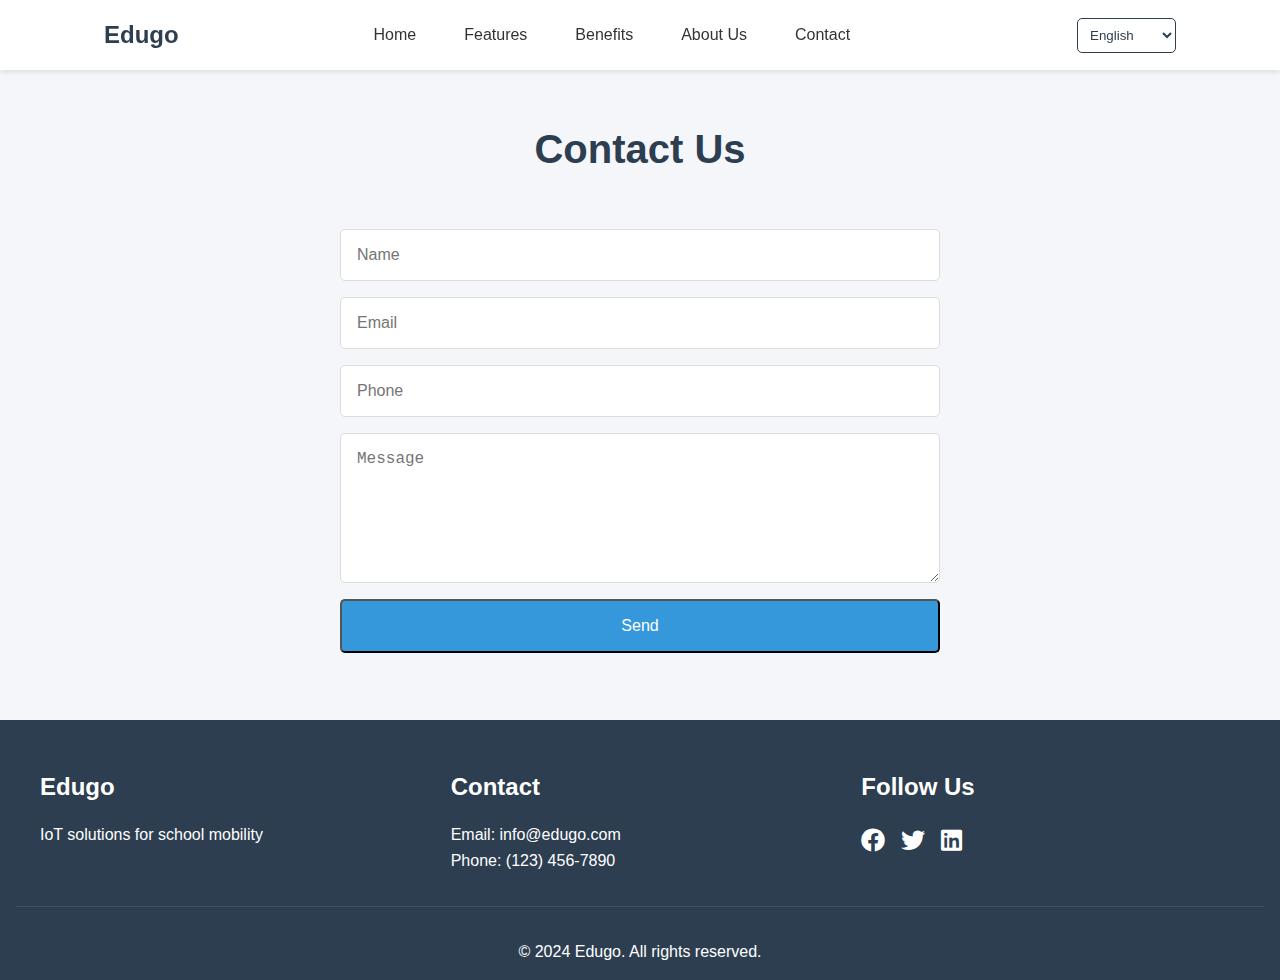
<file: contact.html>
<!DOCTYPE html>
<html lang="es">
<head>
    <meta charset="UTF-8">
    <meta name="viewport" content="width=device-width, initial-scale=1.0">
    <title>Edugo - Contacto</title>
    <link rel="stylesheet" href="styles.css">
    <link rel="stylesheet" href="https://cdnjs.cloudflare.com/ajax/libs/font-awesome/6.0.0/css/all.min.css">
</head>
<body>
    <header>
        <nav>
            <a href="index.html" class="logo">Edugo</a>
            <ul>
                <li><a href="index.html#inicio" data-i18n="nav.inicio">Inicio</a></li>
                <li><a href="index.html#caracteristicas" data-i18n="nav.caracteristicas">Características</a></li>
                <li><a href="index.html#beneficios" data-i18n="nav.beneficios">Beneficios</a></li>
                <li><a href="index.html#nosotros" data-i18n="nav.nosotros">Nosotros</a></li>
                <li><a href="contact.html" data-i18n="nav.contacto">Contacto</a></li>
            </ul>
            <div class="language-selector">
                <select id="language-select">
                    <option value="en">English</option>
                    <option value="es">Español</option>
                    <option value="pt">Português</option>
                </select>
            </div>
        </nav>
    </header>

    <section class="contact">
        <h2 data-i18n="contacto.titulo">Contáctanos</h2>
        <form id="contact-form">
            <input type="text" placeholder="Nombre" data-i18n-placeholder="contacto.nombre" required>
            <input type="email" placeholder="Email" data-i18n-placeholder="contacto.email" required>
            <input type="tel" placeholder="Teléfono" data-i18n-placeholder="contacto.telefono" required>
            <textarea placeholder="Mensaje" data-i18n-placeholder="contacto.mensaje" required></textarea>
            <button type="submit" class="cta-button" data-i18n="contacto.enviar">Enviar</button>
        </form>
    </section>

    <footer>
        <div class="footer-content">
            <div class="footer-section">
                <h3 data-i18n="footer.empresa">Edugo</h3>
                <p data-i18n="footer.descripcion">Soluciones IoT para la movilidad escolar</p>
            </div>
            <div class="footer-section">
                <h3 data-i18n="footer.contacto">Contacto</h3>
                <p data-i18n="footer.email">Email: info@edugo.com</p>
                <p data-i18n="footer.telefono">Tel: (123) 456-7890</p>
            </div>
            <div class="footer-section">
                <h3 data-i18n="footer.redes">Síguenos</h3>
                <div class="social-links">
                    <a href="#"><i class="fab fa-facebook"></i></a>
                    <a href="#"><i class="fab fa-twitter"></i></a>
                    <a href="#"><i class="fab fa-linkedin"></i></a>
                </div>
            </div>
        </div>
        <div class="footer-bottom">
            <p>&copy; 2024 <span data-i18n="footer.empresa">Edugo</span>. <span data-i18n="footer.derechos">Todos los derechos reservados.</span></p>
        </div>
    </footer>

    <script src="translations.js"></script>
    <script src="script.js"></script>
</body>
</html>
</file>
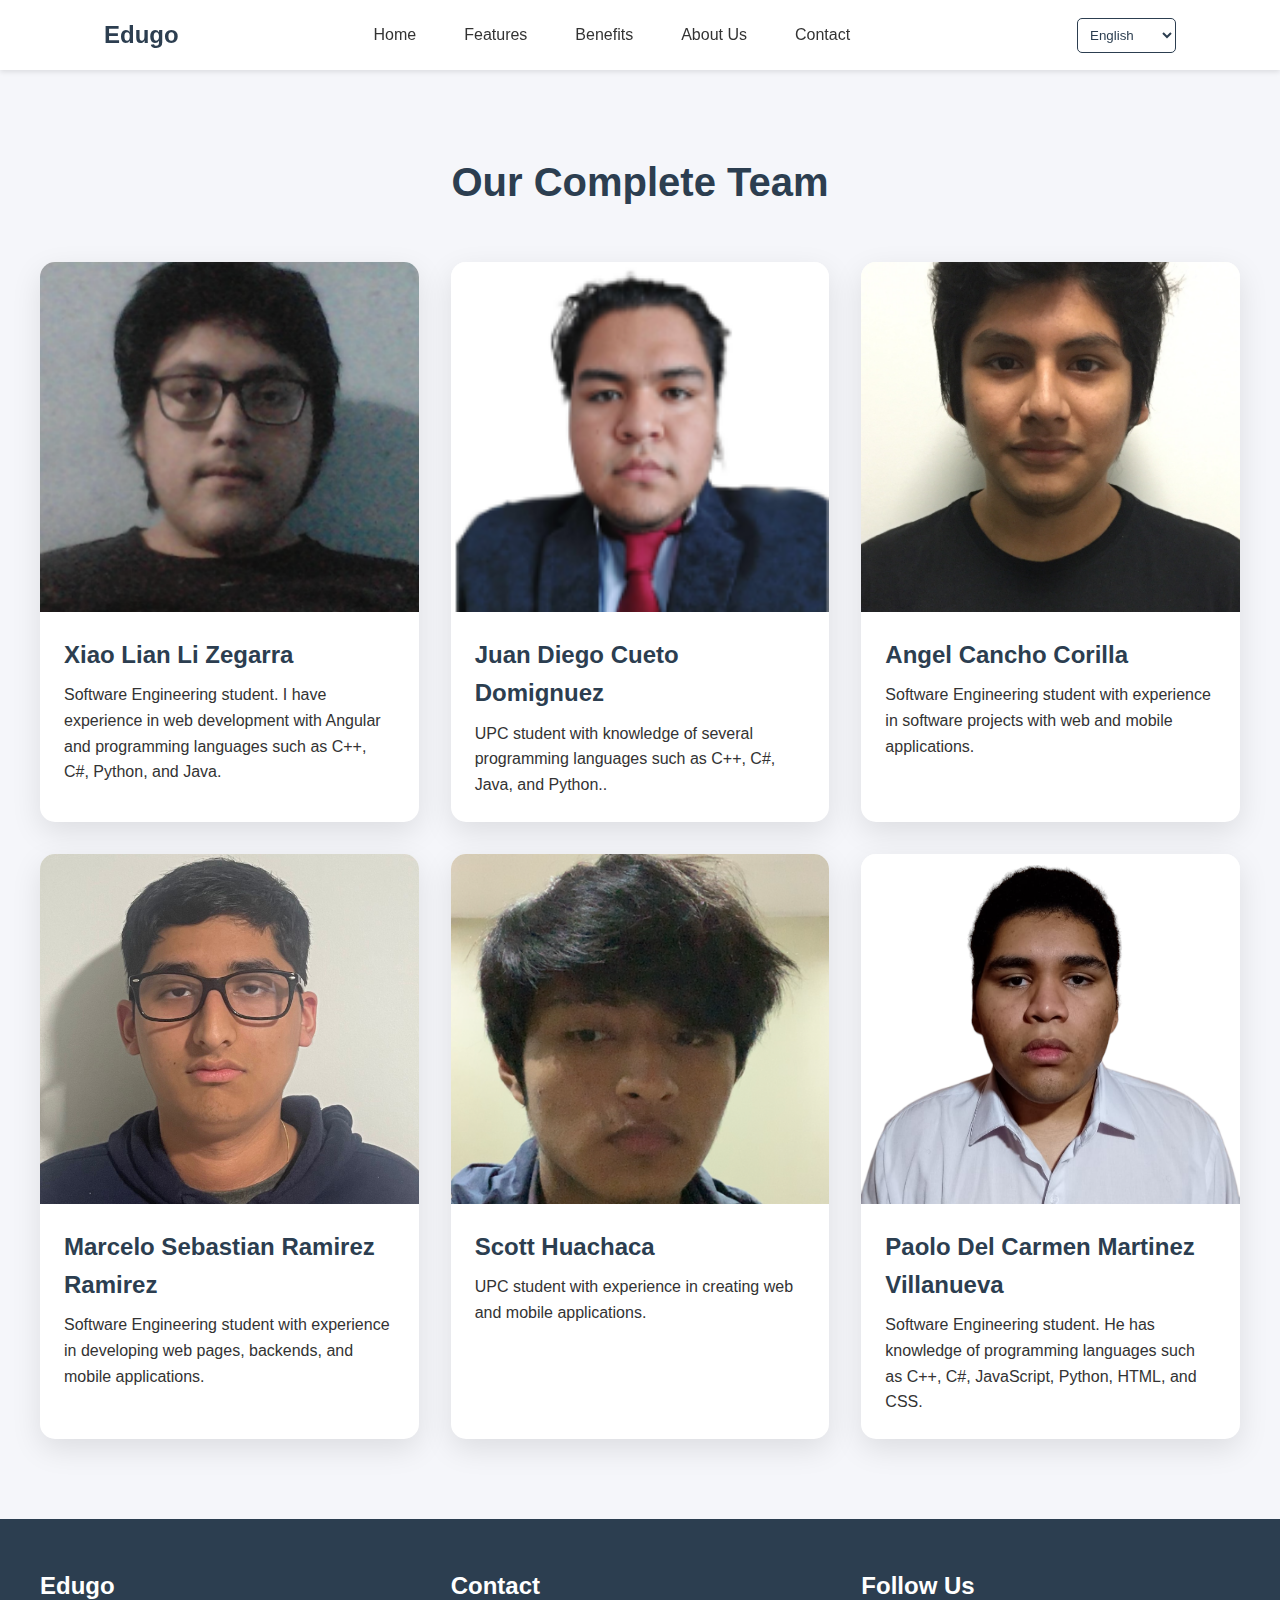
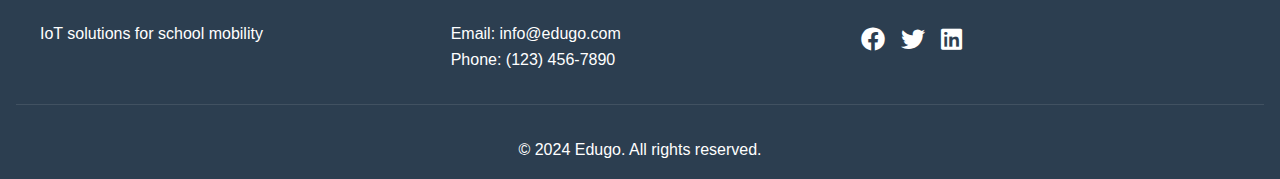
<file: team.html>
<!DOCTYPE html>
<html lang="es">
<head>
    <meta charset="UTF-8">
    <meta name="viewport" content="width=device-width, initial-scale=1.0">
    <title>Edugo - Nuestro Equipo</title>
    <link rel="stylesheet" href="styles.css">
    <link rel="stylesheet" href="https://cdnjs.cloudflare.com/ajax/libs/font-awesome/6.0.0/css/all.min.css">
</head>
<body>
    <header>
        <nav>
            <a href="index.html" class="logo">Edugo</a>
            <ul>
                <li><a href="index.html#inicio" data-i18n="nav.inicio">Inicio</a></li>
                <li><a href="index.html#caracteristicas" data-i18n="nav.caracteristicas">Características</a></li>
                <li><a href="index.html#beneficios" data-i18n="nav.beneficios">Beneficios</a></li>
                <li><a href="index.html#nosotros" data-i18n="nav.nosotros">Nosotros</a></li>
                <li><a href="contact.html" data-i18n="nav.contacto">Contacto</a></li>
            </ul>
            <div class="language-selector">
                <select id="language-select">
                    <option value="en">English</option>
                    <option value="es">Español</option>
                    <option value="pt">Português</option>
                </select>
            </div>
        </nav>
    </header>

    <section class="team-full">
        <h2 data-i18n="team.titulo">Nuestro Equipo Completo</h2>
        <div class="team-grid">
            <!-- Primera Fila -->
            <div class="team-card">
                <div class="team-image">
                    <img src="assets/Lian.png" alt="CEO" data-i18n-alt="team.ceo.alt">
                </div>
                <h3 data-i18n="team.ceo.nombre">Nombre del CEO</h3>
                <p class="description" data-i18n="team.ceo.descripcion">Breve descripción del CEO y su experiencia.</p>
            </div>
            <div class="team-card">
                <div class="team-image">
                    <img src="assets/juandiego.jpg" alt="CTO" data-i18n-alt="team.cto.alt">
                </div>
                <h3 data-i18n="team.cto.nombre">Nombre del CTO</h3>
                <p class="description" data-i18n="team.cto.descripcion">Breve descripción del CTO y su experiencia.</p>
            </div>
            <div class="team-card">
                <div class="team-image">
                    <img src="assets/angel.png" alt="COO" data-i18n-alt="team.coo.alt">
                </div>
                <h3 data-i18n="team.coo.nombre">Nombre del COO</h3>
                <p class="description" data-i18n="team.coo.descripcion">Breve descripción del COO y su experiencia.</p>
            </div>
            <!-- Segunda Fila -->
            <div class="team-card">
                <div class="team-image">
                    <img src="assets/marcelo.jpeg" alt="CMO" data-i18n-alt="team.cmo.alt">
                </div>
                <h3 data-i18n="team.cmo.nombre">Nombre del CMO</h3>
                <p class="description" data-i18n="team.cmo.descripcion">Breve descripción del CMO y su experiencia.</p>
            </div>
            <div class="team-card">
                <div class="team-image">
                    <img src="assets/scott.png" alt="CFO" data-i18n-alt="team.cfo.alt">
                </div>
                <h3 data-i18n="team.cfo.nombre">Nombre del CFO</h3>
                <p class="description" data-i18n="team.cfo.descripcion">Breve descripción del CFO y su experiencia.</p>
            </div>
            <div class="team-card">
                <div class="team-image">
                    <img src="assets/paolo.jpg" alt="HR" data-i18n-alt="team.hr.alt">
                </div>
                <h3 data-i18n="team.hr.nombre">Nombre del HR</h3>
                <p class="description" data-i18n="team.hr.descripcion">Breve descripción del Director de HR y su experiencia.</p>
            </div>
        </div>
    </section>

    <footer>
        <div class="footer-content">
            <div class="footer-section">
                <h3 data-i18n="footer.empresa">Edugo</h3>
                <p data-i18n="footer.descripcion">Soluciones IoT para la movilidad escolar</p>
            </div>
            <div class="footer-section">
                <h3 data-i18n="footer.contacto">Contacto</h3>
                <p data-i18n="footer.email">Email: info@edugo.com</p>
                <p data-i18n="footer.telefono">Tel: (123) 456-7890</p>
            </div>
            <div class="footer-section">
                <h3 data-i18n="footer.redes">Síguenos</h3>
                <div class="social-links">
                    <a href="#"><i class="fab fa-facebook"></i></a>
                    <a href="#"><i class="fab fa-twitter"></i></a>
                    <a href="#"><i class="fab fa-linkedin"></i></a>
                </div>
            </div>
        </div>
        <div class="footer-bottom">
            <p>&copy; 2024 <span data-i18n="footer.empresa">Edugo</span>. <span data-i18n="footer.derechos">Todos los derechos reservados.</span></p>
        </div>
    </footer>

    <script src="translations.js"></script>
    <script src="script.js"></script>
</body>
</html>
</file>
<file: styles.css>
/* Variables globales */
:root {
    --primary-color: #2c3e50;
    --secondary-color: #3498db;
    --accent-color: #e74c3c;
    --text-color: #333;
    --light-bg: #f5f6fa;
    --white: #ffffff;
    --header-height: 70px;
}

/* Reset y estilos base */
* {
    margin: 0;
    padding: 0;
    box-sizing: border-box;
}

html {
    scroll-padding-top: var(--header-height);
    scroll-behavior: smooth;
}

body {
    font-family: 'Segoe UI', Tahoma, Geneva, Verdana, sans-serif;
    line-height: 1.6;
    color: var(--text-color);
    overflow-x: hidden;
}

/* Header y Navegación */
header {
    background-color: var(--white);
    box-shadow: 0 2px 5px rgba(0,0,0,0.1);
    position: fixed;
    width: 100%;
    top: 0;
    z-index: 1000;
    height: var(--header-height);
}

nav {
    display: flex;
    justify-content: space-between;
    align-items: center;
    padding: 0 5%;
    max-width: 1200px;
    margin: 0 auto;
    height: 100%;
}

.logo {
    font-size: 1.5rem;
    font-weight: bold;
    color: var(--primary-color);
    text-decoration: none;
    transition: color 0.3s ease;
}

.logo:hover {
    color: var(--secondary-color);
}

nav ul {
    display: flex;
    list-style: none;
    gap: 1rem;
}

nav ul li a {
    text-decoration: none;
    color: var(--text-color);
    padding: 0.5rem 1rem;
    transition: color 0.3s ease;
}

nav ul li a:hover {
    color: var(--secondary-color);
}

/* Selector de idiomas */
.language-selector {
    margin-left: 2rem;
}

#language-select {
    padding: 0.5rem;
    border: 1px solid var(--primary-color);
    border-radius: 5px;
    background-color: var(--white);
    color: var(--primary-color);
    cursor: pointer;
    transition: all 0.3s ease;
}

#language-select:hover {
    background-color: var(--light-bg);
}

#language-select:focus {
    outline: none;
    border-color: var(--secondary-color);
}

/* Hero Section */
.hero {
    background: linear-gradient(rgba(44, 62, 80, 0.9), rgba(44, 62, 80, 0.9)),
                url('https://images.unsplash.com/photo-1543269865-cbf427effbad?ixlib=rb-1.2.1&auto=format&fit=crop&w=1350&q=80');
    background-size: cover;
    background-position: center;
    min-height: 100vh;
    display: flex;
    align-items: center;
    text-align: center;
    color: var(--white);
    padding: var(--header-height) 1rem 2rem;
}

.hero-content {
    max-width: 800px;
    margin: 0 auto;
}

.hero h1 {
    font-size: clamp(2rem, 5vw, 3rem);
    margin-bottom: 1rem;
    line-height: 1.2;
}

.hero p {
    font-size: clamp(1rem, 3vw, 1.2rem);
    margin-bottom: 2rem;
}

/* Botones */
.cta-button {
    display: inline-block;
    padding: clamp(0.8rem, 2vw, 1rem) clamp(1.5rem, 3vw, 2rem);
    background-color: var(--secondary-color);
    color: var(--white);
    text-decoration: none;
    border-radius: 5px;
    transition: all 0.3s ease;
    font-size: clamp(0.9rem, 2vw, 1rem);
}

.cta-button:hover {
    background-color: #2980b9;
    transform: translateY(-2px);
}

.nav-cta-button {
    display: flex;
    text-decoration: none;
    background-color: var(--secondary-color);
    color: var(--white);
    padding: 0.5rem 1rem;
    border-radius: 5px;
    font-size: 1rem;
    transition: all 0.3s ease;
    align-self: right;
}

.nav-cta-button:hover {
    background-color: #2980b9;
    transform: translateY(-2px);
}


/* Secciones */
section {
    padding: clamp(3rem, 8vw, 5rem) 1rem;
}

section h2 {
    text-align: center;
    font-size: clamp(1.8rem, 4vw, 2.5rem);
    margin-bottom: clamp(2rem, 5vw, 3rem);
    color: var(--primary-color);
}

/* Productos */
.about-product-title{
    text-align: center;
    margin-bottom: 1rem;
    color: var(--primary-color);
}

.about-product-subtitle {
    text-align: center;
    width: 60%;
    margin: 0 auto;
}

.video-container {
    display: flex;
    justify-content: center;
    margin-top: 40px 0;
}

.team-video-container {
    display: flex;
    justify-content: center;
    align-items: center;
    margin: 24px 0;
}
/* Características */
.features {
    background-color: var(--light-bg);
}

.feature-grid {
    display: grid;
    grid-template-columns: repeat(auto-fit, minmax(min(100%, 250px), 1fr));
    gap: clamp(1rem, 3vw, 2rem);
    max-width: 1200px;
    margin: 0 auto;
    padding: 0 1rem;
}

.feature-card {
    background: var(--white);
    padding: clamp(1.5rem, 4vw, 2rem);
    border-radius: 10px;
    text-align: center;
    box-shadow: 0 3px 10px rgba(0,0,0,0.1);
    transition: transform 0.3s ease;
}

.feature-card:hover {
    transform: translateY(-5px);
}

.feature-card i {
    font-size: clamp(2rem, 4vw, 2.5rem);
    color: var(--secondary-color);
    margin-bottom: 1rem;
}

.feature-card h3 {
    font-size: clamp(1.2rem, 3vw, 1.5rem);
    margin-bottom: 0.5rem;
}

/* Beneficios */
.benefits-container {
    display: grid;
    grid-template-columns: repeat(2, 1fr);
    gap: 2rem;
    max-width: 1000px;
    margin: 0 auto;
    padding: 0 1rem;
}

.benefit-item {
    background: var(--white);
    padding: 2.5rem;
    border-radius: 15px;
    box-shadow: 0 10px 30px rgba(0,0,0,0.1);
    transition: transform 0.3s ease, box-shadow 0.3s ease;
    position: relative;
    overflow: hidden;
}

.benefit-item:hover {
    transform: translateY(-5px);
    box-shadow: 0 15px 40px rgba(0,0,0,0.15);
}

.benefit-item::before {
    content: '';
    position: absolute;
    top: 0;
    left: 0;
    width: 100%;
    height: 5px;
    background: var(--secondary-color);
}

.benefit-item h3 {
    color: var(--primary-color);
    font-size: 1.8rem;
    margin-bottom: 1.5rem;
    position: relative;
    padding-bottom: 0.5rem;
}

.benefit-item h3::after {
    content: '';
    position: absolute;
    bottom: 0;
    left: 0;
    width: 50px;
    height: 3px;
    background: var(--secondary-color);
}

.benefit-item ul {
    list-style: none;
    padding: 0;
}

.benefit-item li {
    margin-bottom: 1rem;
    font-size: 1.1rem;
    padding-left: 1.5rem;
    position: relative;
}

.benefit-item li::before {
    content: '✓';
    position: absolute;
    left: 0;
    color: var(--secondary-color);
    font-weight: bold;
}

/* Formulario de Contacto */
.contact {
    background-color: var(--light-bg);
    height: 80vh;
    padding-top: 13vh;
}

#contact-form {
    max-width: min(600px, 90%);
    margin: 0 auto;
    display: flex;
    flex-direction: column;
    gap: 1rem;
}

#contact-form input,
#contact-form textarea {
    padding: clamp(0.8rem, 2vw, 1rem);
    border: 1px solid #ddd;
    border-radius: 5px;
    font-size: clamp(0.9rem, 2vw, 1rem);
}

#contact-form textarea {
    height: 150px;
    resize: vertical;
}

/* Footer */
footer {
    background-color: var(--primary-color);
    color: var(--white);
    padding: clamp(2rem, 5vw, 3rem) 1rem 1rem;
}

.footer-content {
    display: grid;
    grid-template-columns: repeat(auto-fit, minmax(min(100%, 250px), 1fr));
    gap: clamp(1rem, 3vw, 2rem);
    max-width: 1200px;
    margin: 0 auto;
}

.footer-section h3 {
    font-size: clamp(1.2rem, 3vw, 1.5rem);
    margin-bottom: 1rem;
}

.social-links {
    display: flex;
    gap: 1rem;
}

.social-links a {
    color: var(--white);
    font-size: clamp(1.2rem, 3vw, 1.5rem);
    transition: color 0.3s ease;
}

.social-links a:hover {
    color: var(--secondary-color);
}

.footer-bottom {
    text-align: center;
    margin-top: 2rem;
    padding-top: 2rem;
    border-top: 1px solid rgba(255,255,255,0.1);
    font-size: clamp(0.8rem, 2vw, 1rem);
}

/* Menú móvil */
.menu-button {
    display: none;
    background: none;
    border: none;
    color: var(--primary-color);
    font-size: 1.5rem;
    cursor: pointer;
    padding: 0.5rem;
}

/* Sección de Acción */
.action {
    padding: 5rem 1rem;
    text-align: center;
}

.action h2 {
    font-size: clamp(1.8rem, 4vw, 2.5rem);
    margin-bottom: 2rem;
    color: var(--primary-color);
}

.action .cta-button {
    display: inline-block;
    padding: 1rem 2.5rem;
    font-size: 1.2rem;
    background-color: var(--secondary-color);
    color: var(--white);
    text-decoration: none;
    border-radius: 5px;
    transition: all 0.3s ease;
}

.action .cta-button:hover {
    background-color: #2980b9;
    transform: translateY(-2px);
}

/* Equipo */
.team {
    background-color: var(--light-bg);
    padding: 5rem 1rem;
}

.team-grid {
    display: grid;
    grid-template-columns: repeat(3, 1fr);
    gap: 2rem;
    max-width: 1200px;
    margin: 0 auto 3rem;
}

.team-card {
    background: var(--white);
    border-radius: 15px;
    overflow: hidden;
    box-shadow: 0 10px 30px rgba(0,0,0,0.1);
    transition: transform 0.3s ease;
}

.team-card:hover {
    transform: translateY(-5px);
}

.team-image {
    width: 100%;
    height: 300px;
    overflow: hidden;
}

.team-image img {
    width: 100%;
    height: 100%;
    object-fit: cover;
    transition: transform 0.3s ease;
}

.team-card:hover .team-image img {
    transform: scale(1.05);
}

.team-card h3 {
    color: var(--primary-color);
    font-size: 1.5rem;
    margin: 1.5rem 1.5rem 0.5rem;
}

.team-card .position {
    color: var(--secondary-color);
    font-weight: 600;
    margin: 0 1.5rem 1rem;
}

.team-card .description {
    color: var(--text-color);
    margin: 0 1.5rem 1.5rem;
    line-height: 1.6;
}

.team-cta {
    text-align: center;
    margin-top: 2rem;
}

.team-cta .cta-button {
    display: inline-block;
    padding: 1rem 2rem;
    font-size: 1.1rem;
}

/* Equipo Completo */
.team-full {
    padding: calc(var(--header-height) + 5rem) 1rem 5rem;
    background-color: var(--light-bg);
}

.team-full .team-grid {
    display: grid;
    grid-template-columns: repeat(3, 1fr);
    gap: 2rem;
    max-width: 1200px;
    margin: 0 auto;
}

.team-full .team-card {
    background: var(--white);
    border-radius: 15px;
    overflow: hidden;
    box-shadow: 0 10px 30px rgba(0,0,0,0.1);
    transition: transform 0.3s ease;
}

.team-full .team-card:hover {
    transform: translateY(-5px);
}

.team-full .team-image {
    width: 100%;
    height: 350px;
    overflow: hidden;
}

.team-full .team-image img {
    width: 100%;
    height: 100%;
    object-fit: cover;
    transition: transform 0.3s ease;
}

.team-full .team-card:hover .team-image img {
    transform: scale(1.05);
}

.team-full .team-card h3 {
    color: var(--primary-color);
    font-size: 1.5rem;
    margin: 1.5rem 1.5rem 0.5rem;
}

.team-full .team-card .position {
    color: var(--secondary-color);
    font-weight: 600;
    margin: 0 1.5rem 1rem;
}

.team-full .team-card .description {
    color: var(--text-color);
    margin: 0 1.5rem 1.5rem;
    line-height: 1.6;
}

@media (max-width: 1024px) {
    .team-full .team-grid {
        grid-template-columns: repeat(3, 1fr);
        gap: 1.5rem;
    }
}

@media (max-width: 768px) {
    .team-full .team-grid {
        grid-template-columns: repeat(2, 1fr);
        gap: 1.5rem;
    }

    .team-full .team-image {
        height: 300px;
    }
}

@media (max-width: 480px) {
    .team-full .team-grid {
        grid-template-columns: 1fr;
    }
}

/* Responsive */
@media (max-width: 1024px) {
    .feature-grid,
    .benefits-container,
    .team-grid {
        grid-template-columns: repeat(2, 1fr);
        gap: 1.5rem;
    }
}

@media (max-width: 768px) {
    nav {
        flex-direction: column;
        padding: 1rem;
        height: auto;
    }

    nav ul {
        display: none;
        flex-direction: column;
        text-align: center;
        width: 100%;
        padding: 1rem 0;
    }

    nav ul.show {
        display: flex;
    }

    .language-selector {
        margin: 1rem 0;
    }

    .feature-grid,
    .benefits-container {
        grid-template-columns: 1fr;
    }

    .hero {
        padding-top: calc(var(--header-height) + 2rem);
    }

    .benefits-container {
        grid-template-columns: 1fr;
        gap: 1.5rem;
    }
    
    .benefit-item {
        padding: 2rem;
    }
    
    .benefit-item h3 {
        font-size: 1.5rem;
    }
    
    .benefit-item li {
        font-size: 1rem;
    }

    .team-grid {
        grid-template-columns: repeat(2, 1fr);
        gap: 1.5rem;
    }

    .team-image {
        height: 250px;
    }

    .action {
        padding: 3rem 1rem;
    }
    
    .action h2 {
        font-size: 1.8rem;
    }
    
    .action .cta-button {
        padding: 0.8rem 2rem;
        font-size: 1.1rem;
    }
}

@media (max-width: 480px) {
    :root {
        --header-height: 60px;
    }

    .logo {
        font-size: 1.2rem;
    }

    .hero h1 {
        font-size: 1.8rem;
    }

    .hero p {
        font-size: 1rem;
    }

    section {
        padding: 2rem 1rem;
    }

    .feature-card,
    .benefit-item {
        padding: 1.5rem;
    }

    .team-grid {
        grid-template-columns: 1fr;
    }
}

/* Animaciones */
@keyframes fadeIn {
    from {
        opacity: 0;
        transform: translateY(20px);
    }
    to {
        opacity: 1;
        transform: translateY(0);
    }
}

.fade-in {
    animation: fadeIn 0.5s ease-out forwards;
}

/* Mejoras de accesibilidad */
@media (prefers-reduced-motion: reduce) {
    * {
        animation-duration: 0.01ms !important;
        animation-iteration-count: 1 !important;
        transition-duration: 0.01ms !important;
        scroll-behavior: auto !important;
    }
} 

/* Plataformas */
.plataformas-section {
  padding: 40px 0;
  background: #f9f9f9;
  text-align: center;
}

.plataformas-contenedor {
  display: flex;
  justify-content: center;
  gap: 80px;
  flex-wrap: wrap;
}

.plataforma {
  display: flex;
  flex-direction: column;
  align-items: center;
  background: none;
  border-radius: 0;
  box-shadow: none;
  padding: 24px 0;
  width: 300px;
  max-width: 90vw;
  margin: 0 48px;
}

.plataforma-img-mobile,
.plataforma-img-web {
  width: 120px;
  height: auto;
  margin-bottom: 16px;
  display: block;
}

.plataforma-img-web {
  margin-left: 24px;
}

.funciones-lista {
  text-align: center;
  margin-top: 12px;
  padding-left: 0;
  list-style-position: inside;
}

.funciones-lista li {
  position: relative;
  padding-left: 28px;
  margin-bottom: 8px;
  text-align: left;
  display: flex;
  align-items: center;
  justify-content: center;
}

.funciones-lista li::before {
  content: '\2714'; /* Unicode check mark */
  color: #00bfff;
  font-weight: bold;
  position: absolute;
  left: 0;
  font-size: 1.1em;
}

.plataforma-btn {
  margin-top: 12px;
  padding: 8px 24px;
  background: #00bfff;
  color: #fff;
  border: none;
  border-radius: 24px;
  font-size: 1em;
  cursor: pointer;
  transition: background 0.2s;
}

.plataforma-btn:hover {
  background: #0099cc;
}

@media (max-width: 800px) {
  .plataformas-contenedor {
    flex-direction: column;
    align-items: center;
  }
}
</file>
